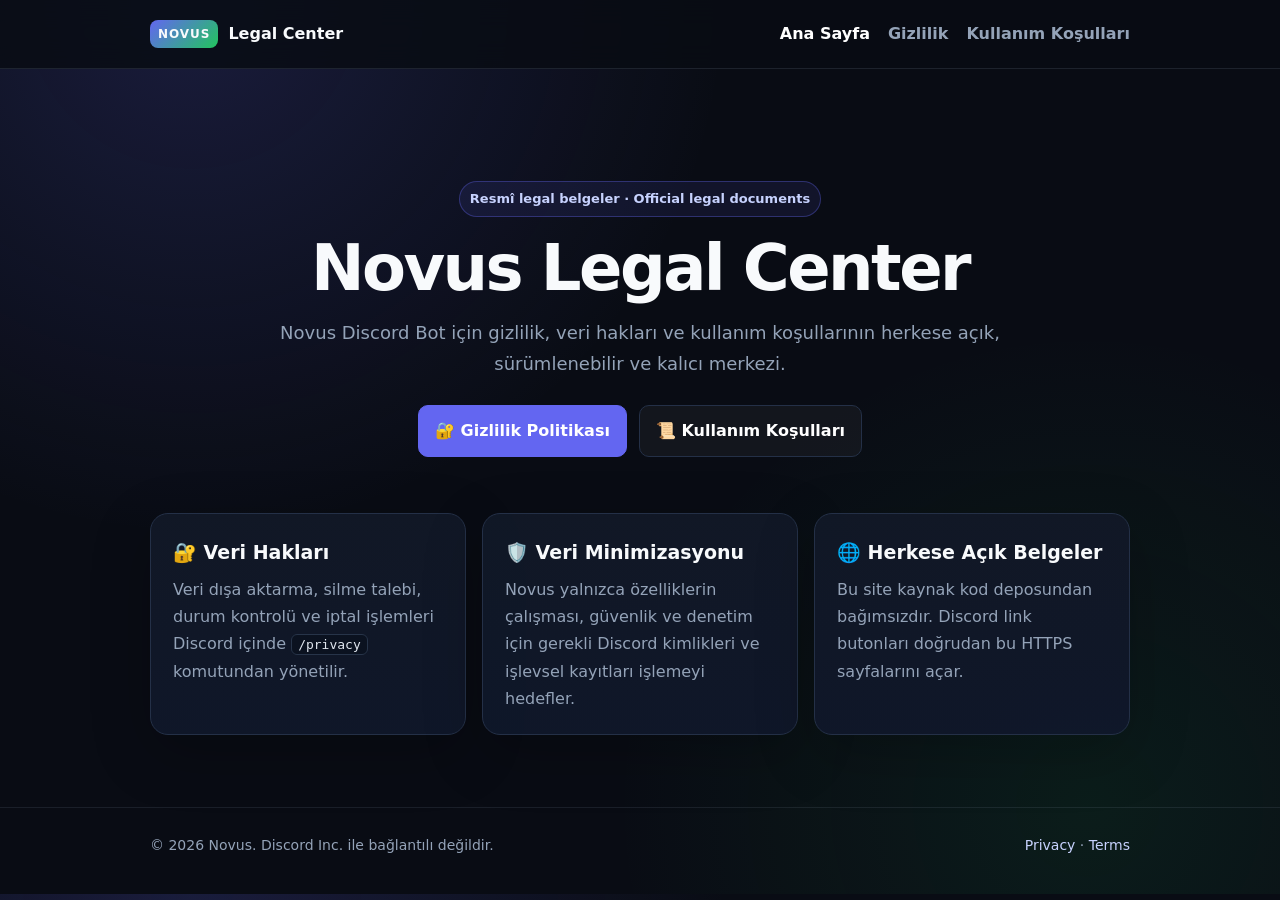
<file: index.html>
<!doctype html><html lang="tr"><head><meta charset="utf-8"><meta name="viewport" content="width=device-width,initial-scale=1"><meta name="description" content="Novus Discord Bot resmi gizlilik politikası ve kullanım koşulları."><title>Novus Legal Center</title><link rel="stylesheet" href="styles.css"></head><body><header><div class="wrap"><nav><a class="brand" href="./"><span class="badge">NOVUS</span> Legal Center</a><div class="navlinks"><a class="active" href="./">Ana Sayfa</a><a href="privacy.html">Gizlilik</a><a href="terms.html">Kullanım Koşulları</a></div></nav></div></header><main><div class="wrap"><section class="hero"><span class="eyebrow">Resmî legal belgeler · Official legal documents</span><h1>Novus Legal Center</h1><p>Novus Discord Bot için gizlilik, veri hakları ve kullanım koşullarının herkese açık, sürümlenebilir ve kalıcı merkezi.</p><div class="actions"><a class="btn primary" href="privacy.html">🔐 Gizlilik Politikası</a><a class="btn" href="terms.html">📜 Kullanım Koşulları</a></div></section><section class="grid"><article class="card"><h2>🔐 Veri Hakları</h2><p>Veri dışa aktarma, silme talebi, durum kontrolü ve iptal işlemleri Discord içinde <code>/privacy</code> komutundan yönetilir.</p></article><article class="card"><h2>🛡️ Veri Minimizasyonu</h2><p>Novus yalnızca özelliklerin çalışması, güvenlik ve denetim için gerekli Discord kimlikleri ve işlevsel kayıtları işlemeyi hedefler.</p></article><article class="card"><h2>🌐 Herkese Açık Belgeler</h2><p>Bu site kaynak kod deposundan bağımsızdır. Discord link butonları doğrudan bu HTTPS sayfalarını açar.</p></article></section></div></main><footer><div class="wrap footerrow"><span>© 2026 Novus. Discord Inc. ile bağlantılı değildir.</span><span><a href="privacy.html">Privacy</a> · <a href="terms.html">Terms</a></span></div></footer></body></html>
</file>
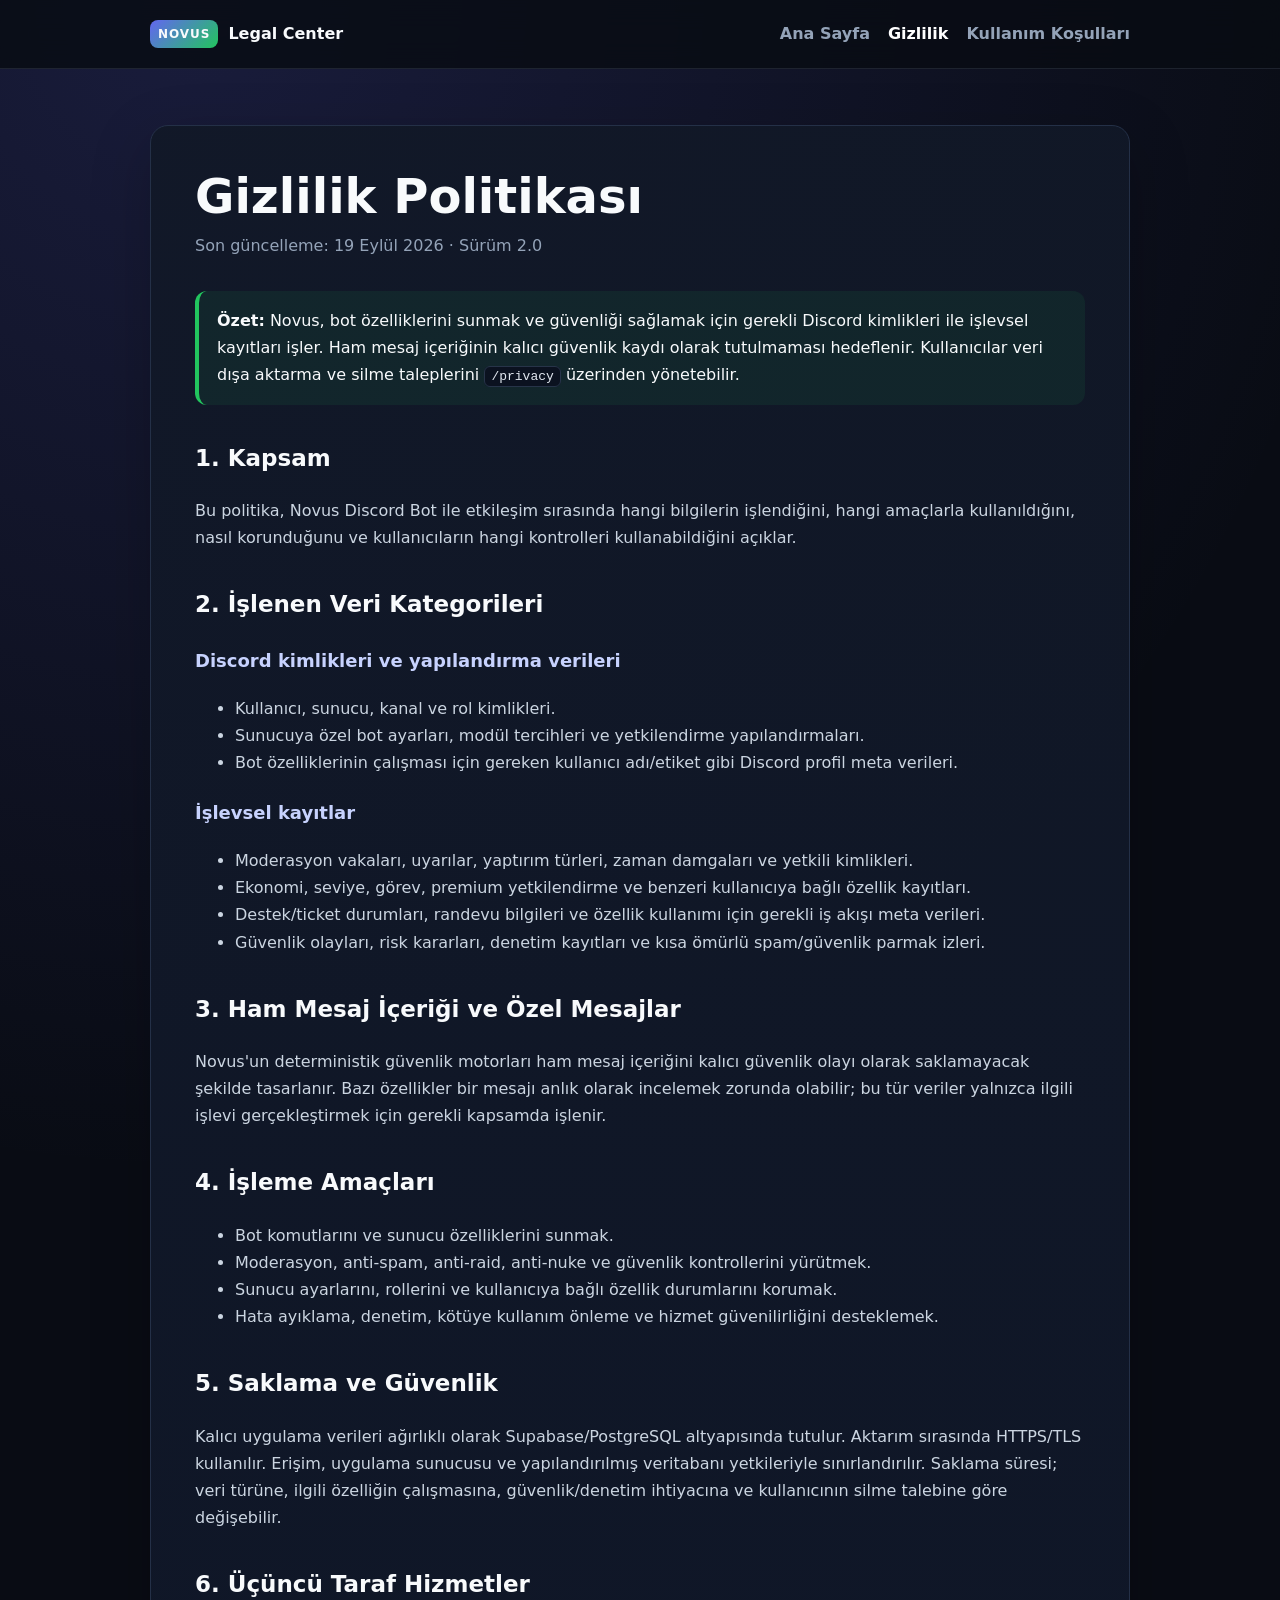
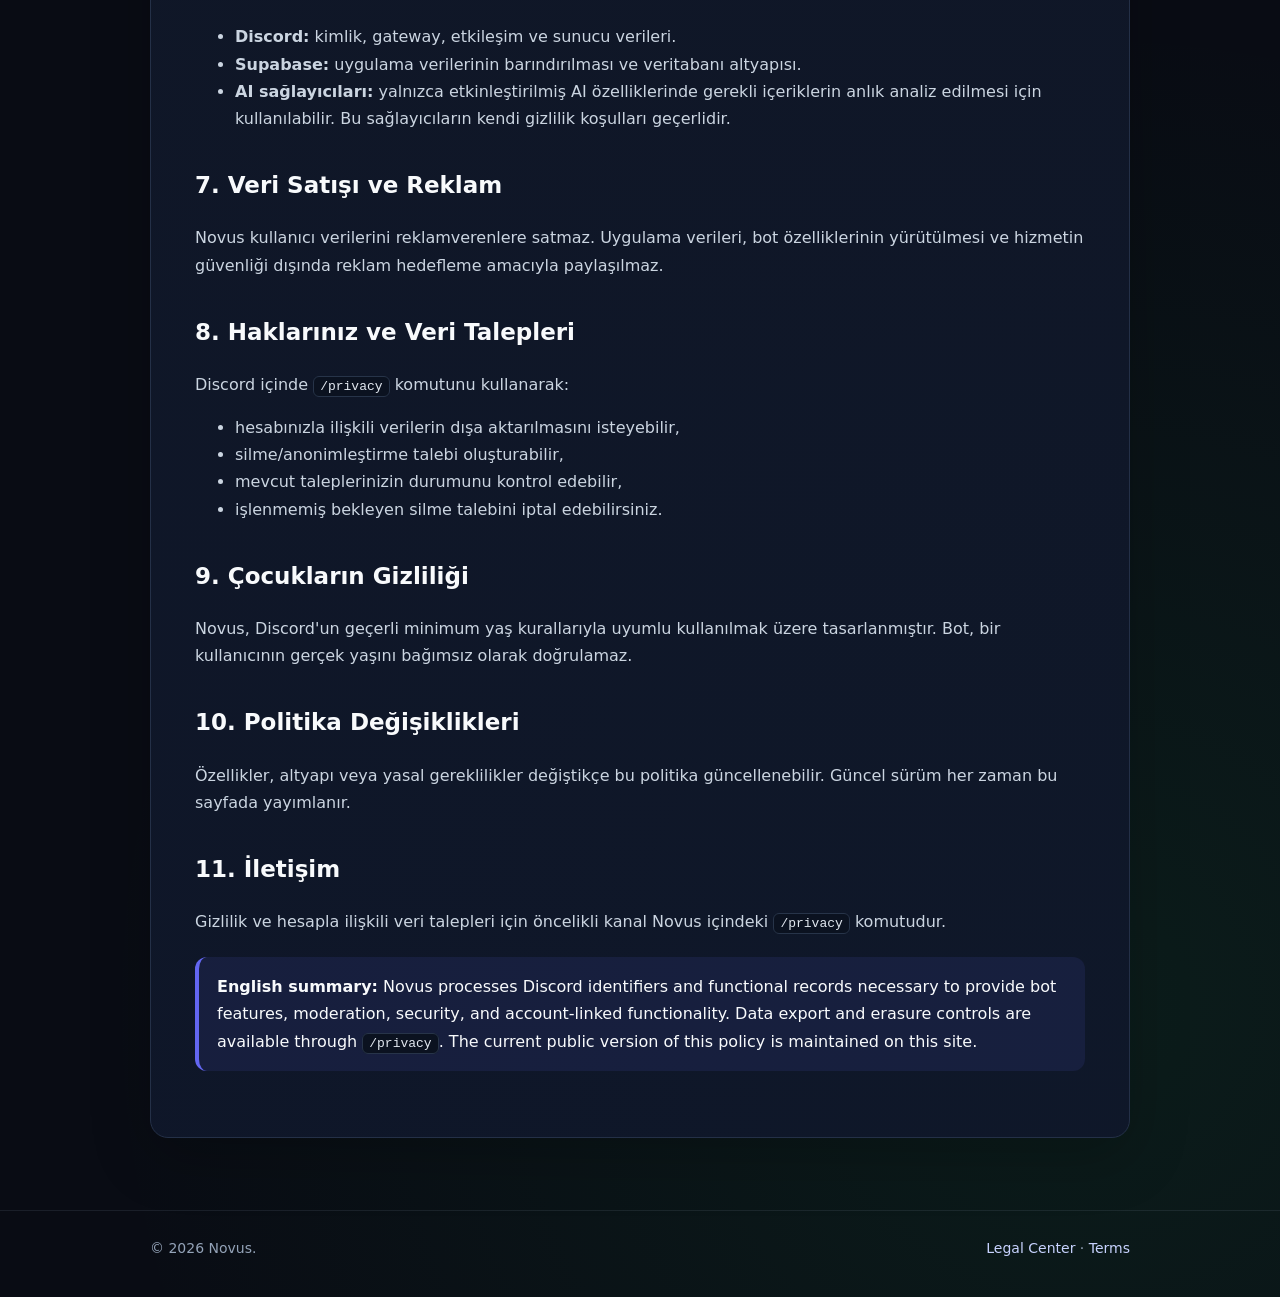
<file: privacy.html>
<!doctype html><html lang="tr"><head><meta charset="utf-8"><meta name="viewport" content="width=device-width,initial-scale=1"><meta name="description" content="Novus Discord Bot Gizlilik Politikası."><title>Gizlilik Politikası — Novus</title><link rel="stylesheet" href="styles.css"></head><body><header><div class="wrap"><nav><a class="brand" href="./"><span class="badge">NOVUS</span> Legal Center</a><div class="navlinks"><a href="./">Ana Sayfa</a><a class="active" href="privacy.html">Gizlilik</a><a href="terms.html">Kullanım Koşulları</a></div></nav></div></header><main><div class="wrap"><article class="legal"><h1>Gizlilik Politikası</h1><div class="meta">Son güncelleme: 19 Eylül 2026 · Sürüm 2.0</div><div class="callout green"><strong>Özet:</strong> Novus, bot özelliklerini sunmak ve güvenliği sağlamak için gerekli Discord kimlikleri ile işlevsel kayıtları işler. Ham mesaj içeriğinin kalıcı güvenlik kaydı olarak tutulmaması hedeflenir. Kullanıcılar veri dışa aktarma ve silme taleplerini <code>/privacy</code> üzerinden yönetebilir.</div><h2>1. Kapsam</h2><p>Bu politika, Novus Discord Bot ile etkileşim sırasında hangi bilgilerin işlendiğini, hangi amaçlarla kullanıldığını, nasıl korunduğunu ve kullanıcıların hangi kontrolleri kullanabildiğini açıklar.</p><h2>2. İşlenen Veri Kategorileri</h2><h3>Discord kimlikleri ve yapılandırma verileri</h3><ul><li>Kullanıcı, sunucu, kanal ve rol kimlikleri.</li><li>Sunucuya özel bot ayarları, modül tercihleri ve yetkilendirme yapılandırmaları.</li><li>Bot özelliklerinin çalışması için gereken kullanıcı adı/etiket gibi Discord profil meta verileri.</li></ul><h3>İşlevsel kayıtlar</h3><ul><li>Moderasyon vakaları, uyarılar, yaptırım türleri, zaman damgaları ve yetkili kimlikleri.</li><li>Ekonomi, seviye, görev, premium yetkilendirme ve benzeri kullanıcıya bağlı özellik kayıtları.</li><li>Destek/ticket durumları, randevu bilgileri ve özellik kullanımı için gerekli iş akışı meta verileri.</li><li>Güvenlik olayları, risk kararları, denetim kayıtları ve kısa ömürlü spam/güvenlik parmak izleri.</li></ul><h2>3. Ham Mesaj İçeriği ve Özel Mesajlar</h2><p>Novus'un deterministik güvenlik motorları ham mesaj içeriğini kalıcı güvenlik olayı olarak saklamayacak şekilde tasarlanır. Bazı özellikler bir mesajı anlık olarak incelemek zorunda olabilir; bu tür veriler yalnızca ilgili işlevi gerçekleştirmek için gerekli kapsamda işlenir.</p><h2>4. İşleme Amaçları</h2><ul><li>Bot komutlarını ve sunucu özelliklerini sunmak.</li><li>Moderasyon, anti-spam, anti-raid, anti-nuke ve güvenlik kontrollerini yürütmek.</li><li>Sunucu ayarlarını, rollerini ve kullanıcıya bağlı özellik durumlarını korumak.</li><li>Hata ayıklama, denetim, kötüye kullanım önleme ve hizmet güvenilirliğini desteklemek.</li></ul><h2>5. Saklama ve Güvenlik</h2><p>Kalıcı uygulama verileri ağırlıklı olarak Supabase/PostgreSQL altyapısında tutulur. Aktarım sırasında HTTPS/TLS kullanılır. Erişim, uygulama sunucusu ve yapılandırılmış veritabanı yetkileriyle sınırlandırılır. Saklama süresi; veri türüne, ilgili özelliğin çalışmasına, güvenlik/denetim ihtiyacına ve kullanıcının silme talebine göre değişebilir.</p><h2>6. Üçüncü Taraf Hizmetler</h2><ul><li><strong>Discord:</strong> kimlik, gateway, etkileşim ve sunucu verileri.</li><li><strong>Supabase:</strong> uygulama verilerinin barındırılması ve veritabanı altyapısı.</li><li><strong>AI sağlayıcıları:</strong> yalnızca etkinleştirilmiş AI özelliklerinde gerekli içeriklerin anlık analiz edilmesi için kullanılabilir. Bu sağlayıcıların kendi gizlilik koşulları geçerlidir.</li></ul><h2>7. Veri Satışı ve Reklam</h2><p>Novus kullanıcı verilerini reklamverenlere satmaz. Uygulama verileri, bot özelliklerinin yürütülmesi ve hizmetin güvenliği dışında reklam hedefleme amacıyla paylaşılmaz.</p><h2>8. Haklarınız ve Veri Talepleri</h2><p>Discord içinde <code>/privacy</code> komutunu kullanarak:</p><ul><li>hesabınızla ilişkili verilerin dışa aktarılmasını isteyebilir,</li><li>silme/anonimleştirme talebi oluşturabilir,</li><li>mevcut taleplerinizin durumunu kontrol edebilir,</li><li>işlenmemiş bekleyen silme talebini iptal edebilirsiniz.</li></ul><h2>9. Çocukların Gizliliği</h2><p>Novus, Discord'un geçerli minimum yaş kurallarıyla uyumlu kullanılmak üzere tasarlanmıştır. Bot, bir kullanıcının gerçek yaşını bağımsız olarak doğrulamaz.</p><h2>10. Politika Değişiklikleri</h2><p>Özellikler, altyapı veya yasal gereklilikler değiştikçe bu politika güncellenebilir. Güncel sürüm her zaman bu sayfada yayımlanır.</p><h2>11. İletişim</h2><p>Gizlilik ve hesapla ilişkili veri talepleri için öncelikli kanal Novus içindeki <code>/privacy</code> komutudur.</p><div class="callout"><strong>English summary:</strong> Novus processes Discord identifiers and functional records necessary to provide bot features, moderation, security, and account-linked functionality. Data export and erasure controls are available through <code>/privacy</code>. The current public version of this policy is maintained on this site.</div></article></div></main><footer><div class="wrap footerrow"><span>© 2026 Novus.</span><span><a href="./">Legal Center</a> · <a href="terms.html">Terms</a></span></div></footer></body></html>
</file>
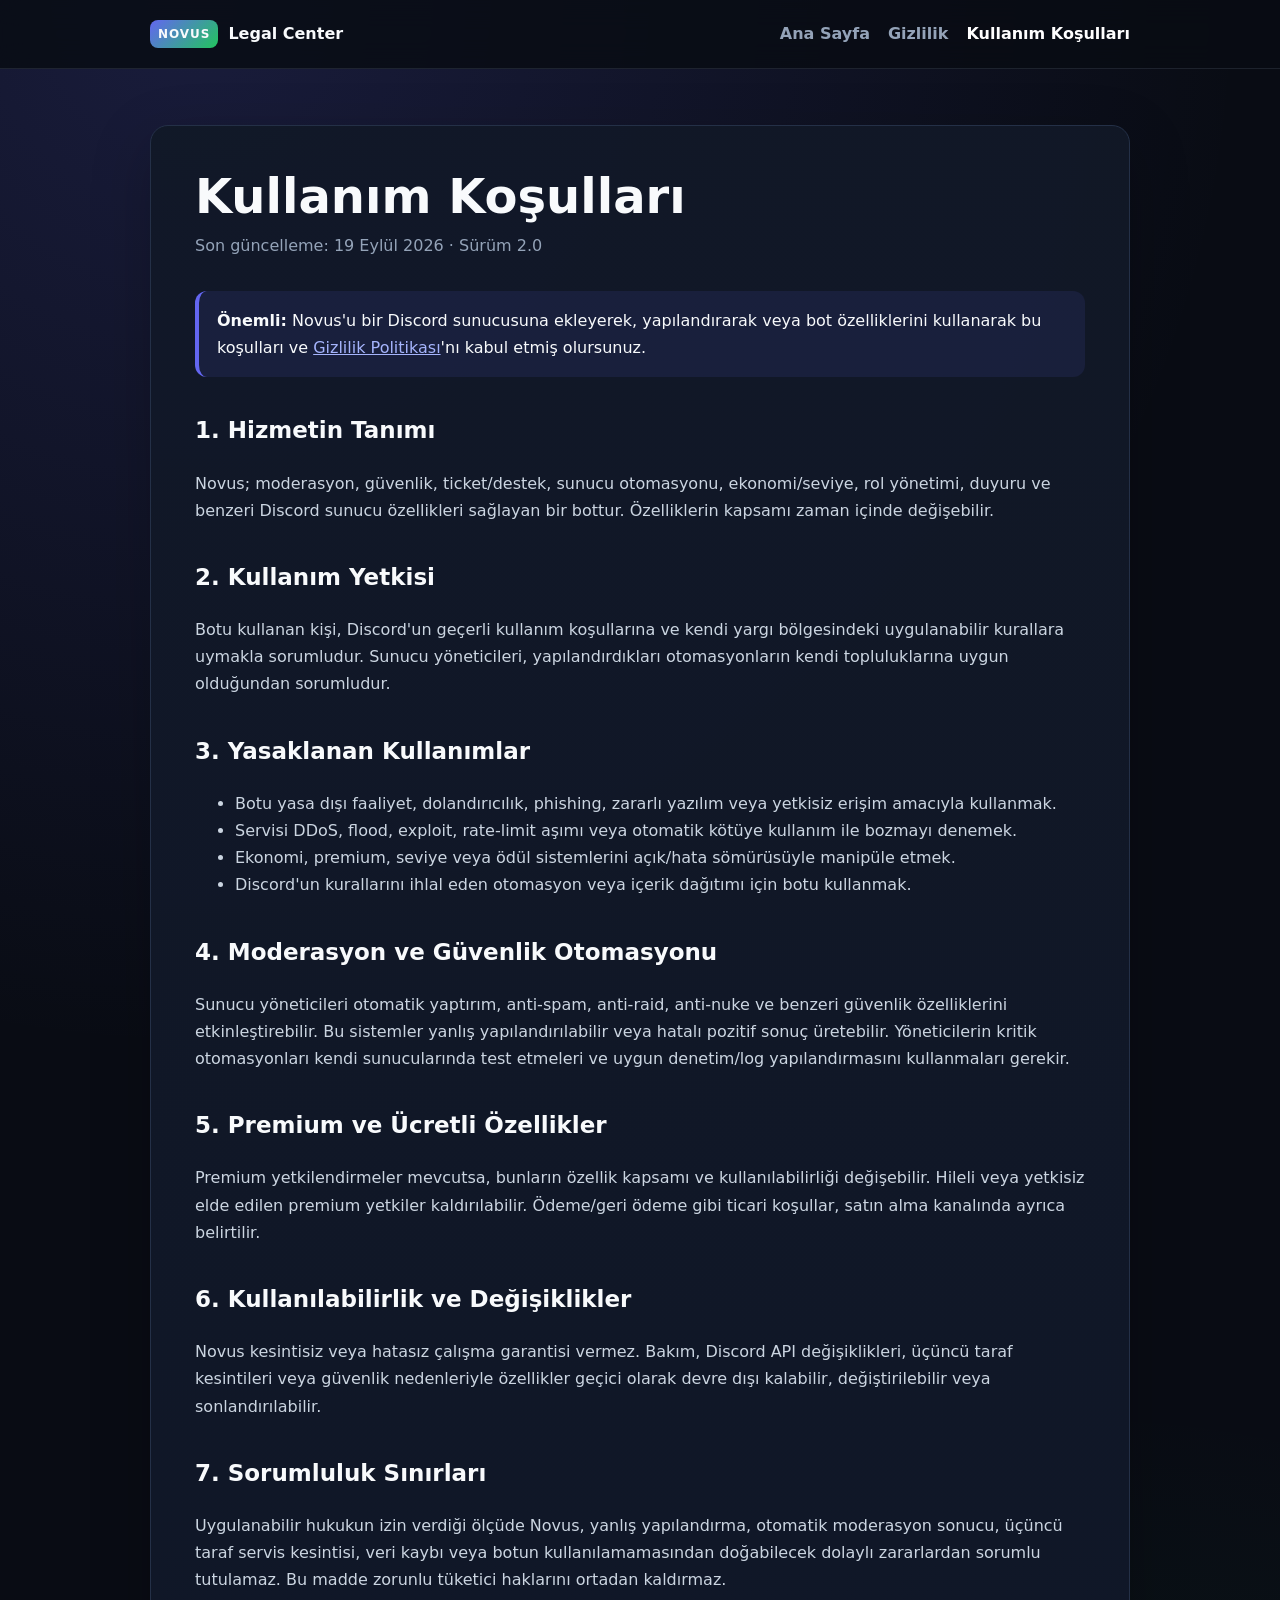
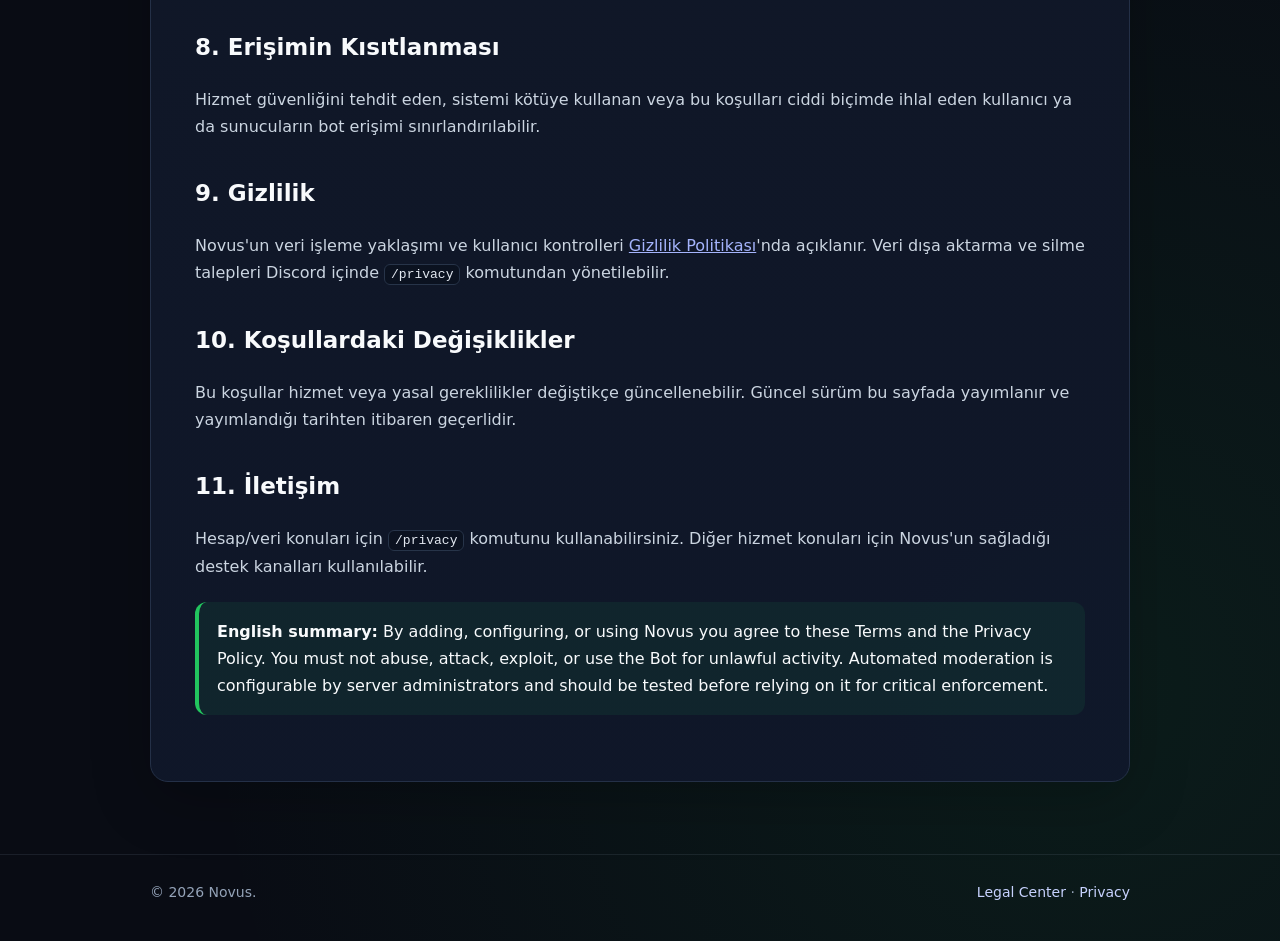
<file: terms.html>
<!doctype html><html lang="tr"><head><meta charset="utf-8"><meta name="viewport" content="width=device-width,initial-scale=1"><meta name="description" content="Novus Discord Bot Kullanım Koşulları."><title>Kullanım Koşulları — Novus</title><link rel="stylesheet" href="styles.css"></head><body><header><div class="wrap"><nav><a class="brand" href="./"><span class="badge">NOVUS</span> Legal Center</a><div class="navlinks"><a href="./">Ana Sayfa</a><a href="privacy.html">Gizlilik</a><a class="active" href="terms.html">Kullanım Koşulları</a></div></nav></div></header><main><div class="wrap"><article class="legal"><h1>Kullanım Koşulları</h1><div class="meta">Son güncelleme: 19 Eylül 2026 · Sürüm 2.0</div><div class="callout"><strong>Önemli:</strong> Novus'u bir Discord sunucusuna ekleyerek, yapılandırarak veya bot özelliklerini kullanarak bu koşulları ve <a href="privacy.html">Gizlilik Politikası</a>'nı kabul etmiş olursunuz.</div><h2>1. Hizmetin Tanımı</h2><p>Novus; moderasyon, güvenlik, ticket/destek, sunucu otomasyonu, ekonomi/seviye, rol yönetimi, duyuru ve benzeri Discord sunucu özellikleri sağlayan bir bottur. Özelliklerin kapsamı zaman içinde değişebilir.</p><h2>2. Kullanım Yetkisi</h2><p>Botu kullanan kişi, Discord'un geçerli kullanım koşullarına ve kendi yargı bölgesindeki uygulanabilir kurallara uymakla sorumludur. Sunucu yöneticileri, yapılandırdıkları otomasyonların kendi topluluklarına uygun olduğundan sorumludur.</p><h2>3. Yasaklanan Kullanımlar</h2><ul><li>Botu yasa dışı faaliyet, dolandırıcılık, phishing, zararlı yazılım veya yetkisiz erişim amacıyla kullanmak.</li><li>Servisi DDoS, flood, exploit, rate-limit aşımı veya otomatik kötüye kullanım ile bozmayı denemek.</li><li>Ekonomi, premium, seviye veya ödül sistemlerini açık/hata sömürüsüyle manipüle etmek.</li><li>Discord'un kurallarını ihlal eden otomasyon veya içerik dağıtımı için botu kullanmak.</li></ul><h2>4. Moderasyon ve Güvenlik Otomasyonu</h2><p>Sunucu yöneticileri otomatik yaptırım, anti-spam, anti-raid, anti-nuke ve benzeri güvenlik özelliklerini etkinleştirebilir. Bu sistemler yanlış yapılandırılabilir veya hatalı pozitif sonuç üretebilir. Yöneticilerin kritik otomasyonları kendi sunucularında test etmeleri ve uygun denetim/log yapılandırmasını kullanmaları gerekir.</p><h2>5. Premium ve Ücretli Özellikler</h2><p>Premium yetkilendirmeler mevcutsa, bunların özellik kapsamı ve kullanılabilirliği değişebilir. Hileli veya yetkisiz elde edilen premium yetkiler kaldırılabilir. Ödeme/geri ödeme gibi ticari koşullar, satın alma kanalında ayrıca belirtilir.</p><h2>6. Kullanılabilirlik ve Değişiklikler</h2><p>Novus kesintisiz veya hatasız çalışma garantisi vermez. Bakım, Discord API değişiklikleri, üçüncü taraf kesintileri veya güvenlik nedenleriyle özellikler geçici olarak devre dışı kalabilir, değiştirilebilir veya sonlandırılabilir.</p><h2>7. Sorumluluk Sınırları</h2><p>Uygulanabilir hukukun izin verdiği ölçüde Novus, yanlış yapılandırma, otomatik moderasyon sonucu, üçüncü taraf servis kesintisi, veri kaybı veya botun kullanılamamasından doğabilecek dolaylı zararlardan sorumlu tutulamaz. Bu madde zorunlu tüketici haklarını ortadan kaldırmaz.</p><h2>8. Erişimin Kısıtlanması</h2><p>Hizmet güvenliğini tehdit eden, sistemi kötüye kullanan veya bu koşulları ciddi biçimde ihlal eden kullanıcı ya da sunucuların bot erişimi sınırlandırılabilir.</p><h2>9. Gizlilik</h2><p>Novus'un veri işleme yaklaşımı ve kullanıcı kontrolleri <a href="privacy.html">Gizlilik Politikası</a>'nda açıklanır. Veri dışa aktarma ve silme talepleri Discord içinde <code>/privacy</code> komutundan yönetilebilir.</p><h2>10. Koşullardaki Değişiklikler</h2><p>Bu koşullar hizmet veya yasal gereklilikler değiştikçe güncellenebilir. Güncel sürüm bu sayfada yayımlanır ve yayımlandığı tarihten itibaren geçerlidir.</p><h2>11. İletişim</h2><p>Hesap/veri konuları için <code>/privacy</code> komutunu kullanabilirsiniz. Diğer hizmet konuları için Novus'un sağladığı destek kanalları kullanılabilir.</p><div class="callout green"><strong>English summary:</strong> By adding, configuring, or using Novus you agree to these Terms and the Privacy Policy. You must not abuse, attack, exploit, or use the Bot for unlawful activity. Automated moderation is configurable by server administrators and should be tested before relying on it for critical enforcement.</div></article></div></main><footer><div class="wrap footerrow"><span>© 2026 Novus.</span><span><a href="./">Legal Center</a> · <a href="privacy.html">Privacy</a></span></div></footer></body></html>
</file>
<file: styles.css>
:root{color-scheme:dark;--bg:#090c14;--panel:#111827;--panel2:#0f172a;--line:#243047;--text:#f8fafc;--muted:#94a3b8;--accent:#6366f1;--green:#22c55e;--amber:#f59e0b}*{box-sizing:border-box}html{scroll-behavior:smooth}body{margin:0;font-family:Inter,ui-sans-serif,system-ui,-apple-system,BlinkMacSystemFont,"Segoe UI",sans-serif;background:radial-gradient(circle at 15% 0%,rgba(99,102,241,.18),transparent 38%),radial-gradient(circle at 85% 90%,rgba(34,197,94,.09),transparent 35%),var(--bg);color:var(--text);line-height:1.7}.wrap{width:min(980px,calc(100% - 32px));margin:auto}header{position:sticky;top:0;z-index:10;border-bottom:1px solid rgba(148,163,184,.15);background:rgba(9,12,20,.84);backdrop-filter:blur(14px)}nav{min-height:68px;display:flex;align-items:center;justify-content:space-between;gap:20px}.brand{display:flex;align-items:center;gap:10px;text-decoration:none;color:var(--text);font-weight:800}.badge{font-size:12px;padding:4px 8px;border-radius:8px;background:linear-gradient(135deg,var(--accent),var(--green));letter-spacing:.08em}.navlinks{display:flex;gap:18px;flex-wrap:wrap}.navlinks a{color:var(--muted);text-decoration:none;font-weight:600}.navlinks a:hover,.navlinks a.active{color:#fff}main{padding:56px 0 72px}.hero{padding:56px 0 28px;text-align:center}.eyebrow{display:inline-block;padding:6px 10px;border:1px solid rgba(99,102,241,.35);background:rgba(99,102,241,.1);border-radius:999px;color:#c7d2fe;font-size:13px;font-weight:700}.hero h1{font-size:clamp(38px,7vw,64px);line-height:1.05;margin:18px 0 16px;letter-spacing:-.04em}.hero p{max-width:720px;margin:0 auto;color:var(--muted);font-size:18px}.actions{display:flex;justify-content:center;gap:12px;flex-wrap:wrap;margin-top:26px}.btn{display:inline-flex;align-items:center;gap:8px;padding:11px 16px;border-radius:10px;text-decoration:none;font-weight:700;border:1px solid var(--line);color:#fff;background:rgba(255,255,255,.04)}.btn.primary{background:var(--accent);border-color:var(--accent)}.grid{display:grid;grid-template-columns:repeat(auto-fit,minmax(260px,1fr));gap:16px;margin-top:28px}.card,.legal{background:linear-gradient(180deg,rgba(17,24,39,.94),rgba(15,23,42,.94));border:1px solid var(--line);border-radius:18px;box-shadow:0 18px 60px rgba(0,0,0,.22)}.card{padding:22px}.card h2{font-size:19px;margin:0 0 8px}.card p{color:var(--muted);margin:0}.legal{padding:clamp(22px,5vw,44px)}.legal h1{font-size:clamp(32px,5vw,48px);line-height:1.1;margin:0}.meta{margin:9px 0 32px;color:var(--muted)}.legal h2{margin-top:34px;font-size:23px}.legal h3{margin-top:22px;font-size:18px;color:#c7d2fe}.legal p,.legal li{color:#cbd5e1}.legal a{color:#a5b4fc}.callout{padding:16px 18px;border-radius:12px;border-left:4px solid var(--accent);background:rgba(99,102,241,.1);margin:22px 0}.callout.green{border-left-color:var(--green);background:rgba(34,197,94,.08)}code{padding:2px 6px;border-radius:6px;background:#0b1220;border:1px solid #273449;color:#e2e8f0}footer{border-top:1px solid rgba(148,163,184,.12);padding:26px 0 36px;color:var(--muted);font-size:14px}.footerrow{display:flex;justify-content:space-between;gap:16px;flex-wrap:wrap}.footerrow a{color:#c7d2fe;text-decoration:none}@media(max-width:650px){nav{align-items:flex-start;padding:14px 0}.navlinks{justify-content:flex-end;gap:11px}.hero{padding-top:32px}.legal{border-radius:14px}}
</file>
